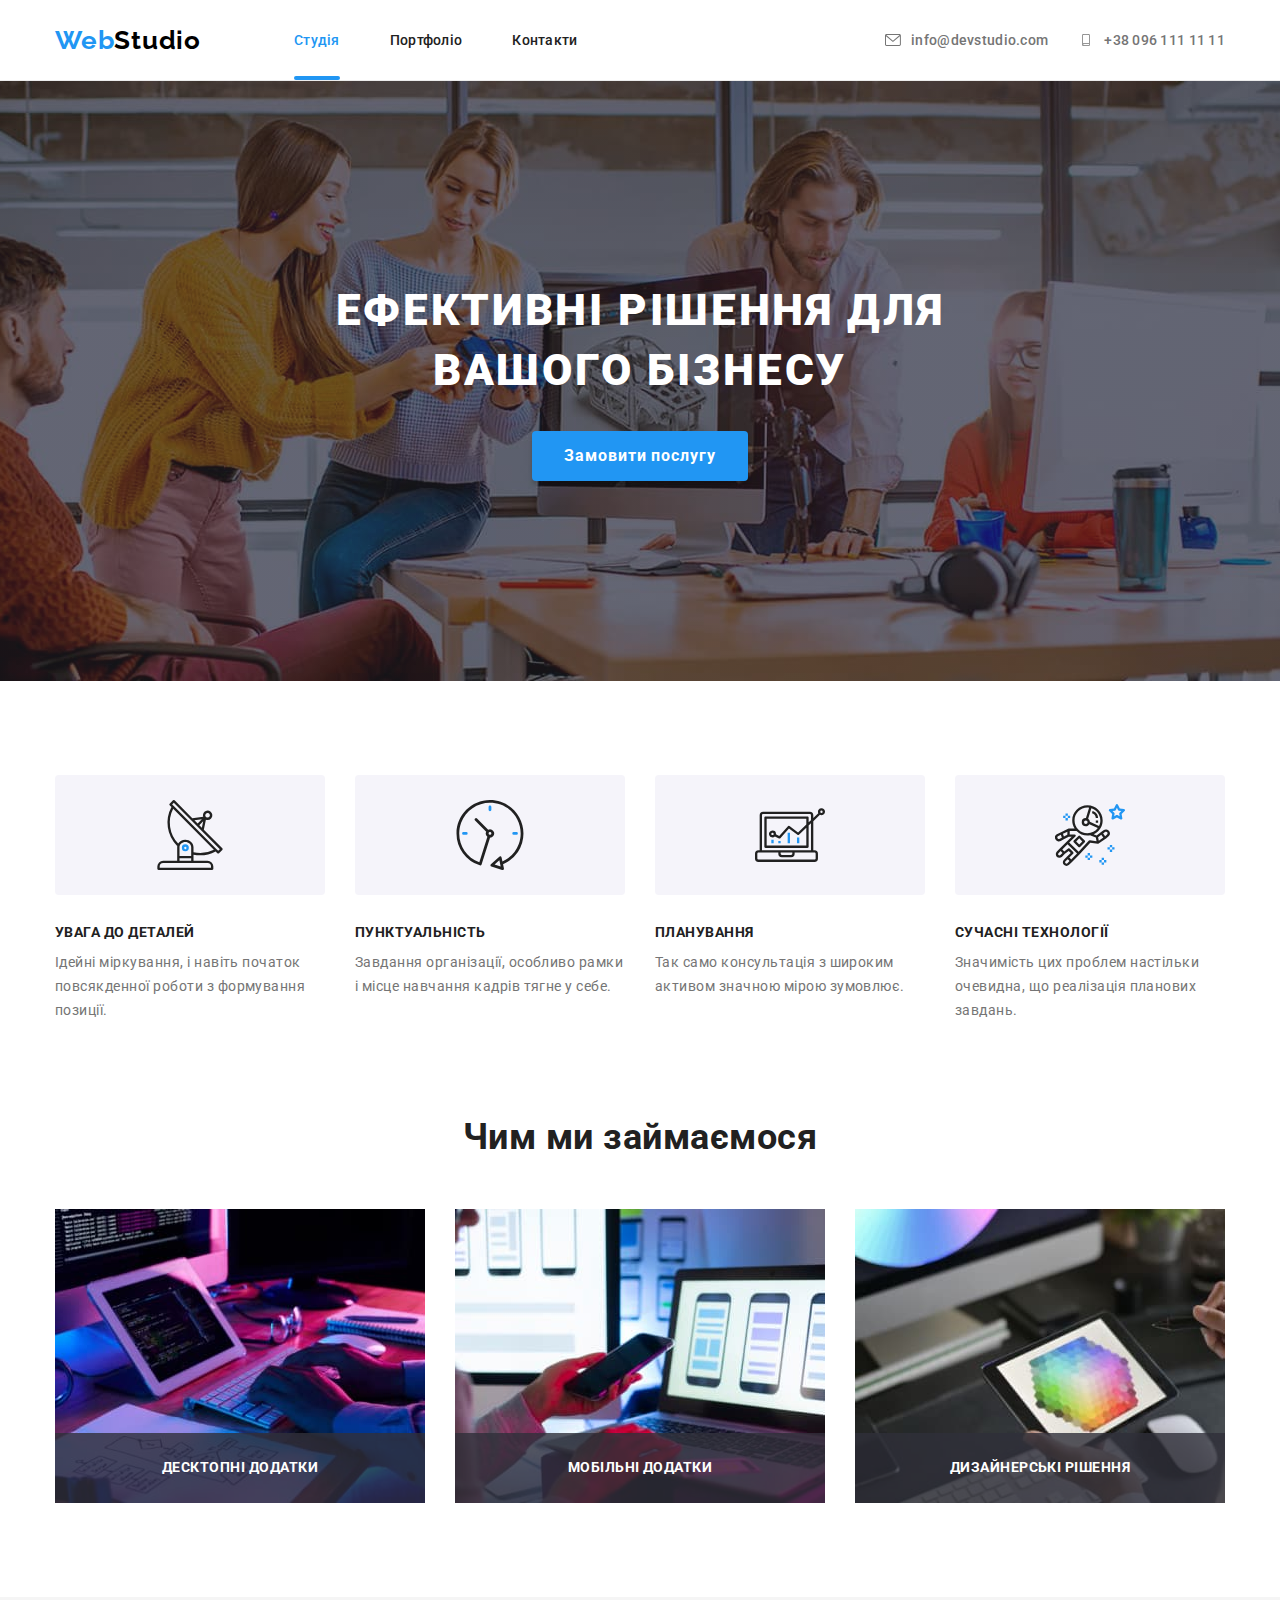
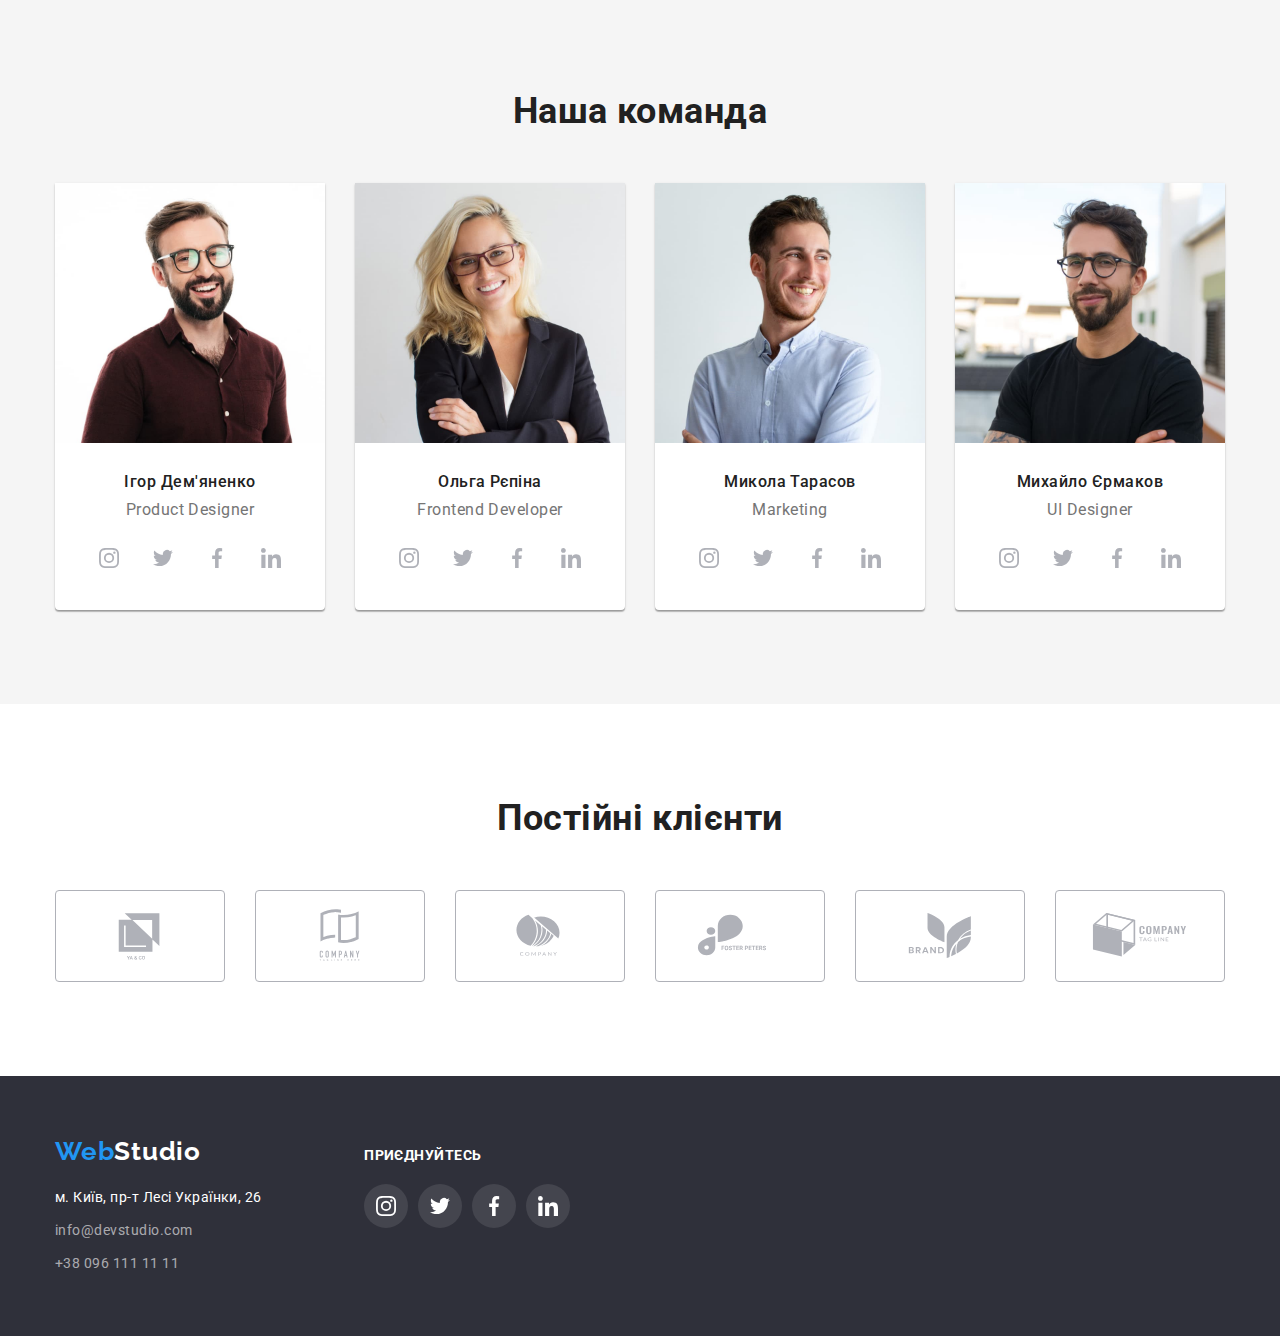
<file: index.html>
<!DOCTYPE html>
<html lang="uk-ua">
<head>
    <meta charset="UTF-8">
    <meta http-equiv="X-UA-Compatible" content="IE=edge">
    <meta name="viewport" content="width=device-width, initial-scale=1.0">
    <title>Студія</title>
    <!-- Підключаємо стилі -->
    <link rel="stylesheet" href="https://fonts.googleapis.com/css2?family=Raleway:wght@700&family=Roboto:wght@400;500;700;900&display=swap">
    <link rel="stylesheet" href="https://cdnjs.cloudflare.com/ajax/libs/modern-normalize/1.1.0/modern-normalize.min.css">
    <link rel="stylesheet" href="./css/styles.css">
</head>
<body>
   
<header class="headernav">
  <div class="container main-nav">
    <nav class="nav">
    <!-- Верхня лінія -->
    <!-- Лого -->
    <a href="./index.html" class="logo"><span>Web</span>Studio</a>
    <!-- Меню -->
    <ul class="nav">
      <li class="item"><a href="./index.html" class="site-nav--active">Студія</a></li>
      <li class="item"><a href="./portfolio.html" class="site-nav">Портфоліо</a></li>
      <li class="item"><a href="" class="site-nav">Контакти</a></li>
    </ul>
    </nav>
    <!-- Контакти -->
    <ul class="nav auth">
      <li class="item-contact">
        <a class="contact-nav" href="mailto:info@devstudio.com"><svg class="contact-icon" width="16" height="12">
            <use href="./images/icons.svg#envelope" ></use></svg>info@devstudio.com</a>
       </li>
        
      <li class="item-contact">
      <a class="contact-nav" href="tel:+380961111111"><svg class="contact-icon" width="16" height="12">
            <use href="./images/icons.svg#smartphone" ></use></svg>+38 096 111 11 11</a>
          </li>
    </ul>
  </div>
</header>

<main>

<!-- Шапка -->
  <section class="headerbar">
    <div class="container ">
      <h1 class="headerbar-titlle">Ефективні рішення для <br /> вашого бізнесу</h1>
      <button class="headerbar-btn" type="button" data-modal-open>Замовити послугу</button>
    </div>
  </section>

<!--Особливості--> 
  <section class="section">
    <h2 class="titlle-transparent">Особливості</h2>
    <div class="container">
      <ul class="feature">
        <!--Feature 1-->
        <li class="item icon-antena">
          <h3 class="feature-titlle">УВАГА ДО ДЕТАЛЕЙ</h3>
          <p class="feature-text">Ідейні міркування, і навіть початок повсякденної роботи з формування позиції.</p>
        </li>
        <!--Feature 2-->
        <li class="item icon-clock">
          <h3 class="feature-titlle">ПУНКТУАЛЬНІСТЬ</h3>
          <p class="feature-text">Завдання організації, особливо рамки і місце навчання кадрів тягне у себе.</p>
        </li>
        <!--Feature 3-->
        <li class="item icon-diagram">
          <h3 class="feature-titlle">ПЛАНУВАННЯ</h3>
          <p class="feature-text">Так само консультація з широким активом значною мірою зумовлює.</p>
        </li>
        <!--Feature 4-->
        <li class="item icon-astronaut">
          <h3 class="feature-titlle">СУЧАСНІ ТЕХНОЛОГІЇ</h3>
          <p class="feature-text">Значимість цих проблем настільки очевидна, що реалізація планових завдань.</p>
        </li>
      </ul>
    </div>
  </section> 

<!--Чим ми займаємося--> 
  <section class="section no-padding">
    <div class="container">
      <h2 class="h2-trend">Чим ми займаємося</h2>
      <ul class="trend">
        <!--box 1-->
        <li class="item-trend">
          <img src="./images/box-1.jpg" alt="Програмування" width="370" />
          <h3 class="groundwork">Десктопні додатки</h3>
        </li>
        <!--box 2-->
        <li class="item-trend">
          <img src="./images/box-2.jpg" alt="Розробка" width="370" />
          <h3 class="groundwork">Мобільні додатки</h3>
        </li>
        <!--box 3-->
        <li class="item-trend">
          <img src="./images/box-3.jpg" alt="Дизайн" width="370" />
          <h3 class="groundwork">Дизайнерські рішення</h3>
        </li>
      </ul>
    </div>
   </section>

<!-- Наша команда -->
<section class="section team">
  <div class="container">
    <h2 class="h2-team">Наша команда</h2>
    <!-- team -->
    <ul class="team">
      <!-- team card 1 -->
      <li class="item">
        <img src="./images/img-1.jpg" alt="Ігор Дем'яненко" width="270" />
        <div class="team-content">
          <h3 class="team-titlle">Ігор Дем'яненко</h3>
          <p lang="en" class="team-text">
            Product Designer
          </p>
          <ul class="social">
            <li>
              <a class="social-link" href="https://www.instagram.com/" target="_blank" rel="noopener noreferrer" aria-label="link to instagram">
              <svg class="social-icon" width="20" height="20"><use href="./images/icons.svg#instagram" ></use></svg>
              </a>
            </li>
            <li>
              <a class="social-link" href="https://twitter.com/" target="_blank" rel="noopener noreferrer" aria-label="link to twitter">
              <svg class="social-icon" width="20" height="20"><use href="./images/icons.svg#twitter" ></use></svg>
              </a>
            </li>
            <li>
              <a class="social-link" href="https://www.facebook.com/" target="_blank" rel="noopener noreferrer" aria-label="link to facebook">
              <svg class="social-icon" width="20" height="20"><use href="./images/icons.svg#facebook"></use></svg>
              </a>
            </li>
            <li>
              <a class="social-link" href="https://www.linkedin.com/" target="_blank" rel="noopener noreferrer" aria-label="link to linkedin">
              <svg class="social-icon" width="20" height="20"><use href="./images/icons.svg#linkedin"></use></svg>
              </a>
            </li>
          </ul>  
        </div>
      </li>
      <!-- team card 2 -->
      <li class="item">
        <img src="./images/img-2.jpg" alt="Ольга Рєпіна" width="270" />
        <div class="team-content">
          <h3 class="team-titlle">Ольга Рєпіна</h3>
          <p lang="en" class="team-text">
            Frontend Developer
          </p>
          <ul class="social">
            <li>
              <a class="social-link" href="https://www.instagram.com/" target="_blank" rel="noopener noreferrer" aria-label="link to instagram">
              <svg class="social-icon" width="20" height="20"><use href="./images/icons.svg#instagram" ></use></svg>
              </a>
            </li>
            <li>
              <a class="social-link" href="https://twitter.com/" target="_blank" rel="noopener noreferrer" aria-label="link to twitter">
              <svg class="social-icon" width="20" height="20"><use href="./images/icons.svg#twitter" ></use></svg>
              </a>
            </li>
            <li>
              <a class="social-link" href="https://www.facebook.com/" target="_blank" rel="noopener noreferrer" aria-label="link to facebook">
              <svg class="social-icon" width="20" height="20"><use href="./images/icons.svg#facebook"></use></svg>
              </a>
            </li>
            <li>
              <a class="social-link" href="https://www.linkedin.com/" target="_blank" rel="noopener noreferrer" aria-label="link to linkedin">
              <svg class="social-icon" width="20" height="20"><use href="./images/icons.svg#linkedin"></use></svg>
              </a>
            </li>
          </ul>     
        </div>
      </li>
      <!-- team card 3 -->
      <li class="item">
        <img src="./images/img-3.jpg" alt="Микола Тарасов" width="270" />
        <div class="team-content">
          <h3 class="team-titlle">Микола Тарасов</h3>
          <p lang="en" class="team-text">
            Marketing
          </p>
          <ul class="social">
            <li>
              <a class="social-link" href="https://www.instagram.com/" target="_blank" rel="noopener noreferrer" aria-label="link to instagram">
              <svg class="social-icon" width="20" height="20"><use href="./images/icons.svg#instagram" ></use></svg>
              </a>
            </li>
            <li>
              <a class="social-link" href="https://twitter.com/" target="_blank" rel="noopener noreferrer" aria-label="link to twitter">
              <svg class="social-icon" width="20" height="20"><use href="./images/icons.svg#twitter" ></use></svg>
              </a>
            </li>
            <li>
              <a class="social-link" href="https://www.facebook.com/" target="_blank" rel="noopener noreferrer" aria-label="link to facebook">
              <svg class="social-icon" width="20" height="20"><use href="./images/icons.svg#facebook"></use></svg>
              </a>
            </li>
            <li>
              <a class="social-link" href="https://www.linkedin.com/" target="_blank" rel="noopener noreferrer" aria-label="link to linkedin">
              <svg class="social-icon" width="20" height="20"><use href="./images/icons.svg#linkedin"></use></svg>
              </a>
            </li>
          </ul>
        </div>
      </li>  
      <!-- team card 4 -->
      <li class="item">
        <img src="./images/img-4.jpg" alt="Михайло Єрмаков" width="270" />
        <div class="team-content">
          <h3 class="team-titlle">Михайло Єрмаков</h3>
          <p lang="en" class="team-text">
            UI Designer
          </p>
        <ul class="social">
          <li>
            <a class="social-link" href="https://www.instagram.com/" target="_blank" rel="noopener noreferrer" aria-label="link to instagram">
              <svg class="social-icon" width="20" height="20"><use href="./images/icons.svg#instagram" ></use></svg>
            </a>
          </li>
          <li>
            <a class="social-link" href="https://twitter.com/" target="_blank" rel="noopener noreferrer" aria-label="link to twitter">
              <svg class="social-icon" width="20" height="20"><use href="./images/icons.svg#twitter" ></use></svg>
            </a>
          </li>
          <li>
            <a class="social-link" href="https://www.facebook.com/" target="_blank" rel="noopener noreferrer" aria-label="link to facebook">
              <svg class="social-icon" width="20" height="20"><use href="./images/icons.svg#facebook"></use></svg>
            </a>
          </li>
          <li>
            <a class="social-link" href="https://www.linkedin.com/" target="_blank" rel="noopener noreferrer" aria-label="link to linkedin">
              <svg class="social-icon" width="20" height="20"><use href="./images/icons.svg#linkedin"></use></svg>
            </a>
          </li>
        </ul> 
        </div>
      </li> 
    </ul>  
  </div>
</section>

<!-- Постійні клієнти -->

<section class="section">
  <div class="container">
    <h2 class="h2">Постійні клієнти</h2>
    <!-- Client -->
    <ul class="client">
      <!-- Client 1 -->
      <li class="test">
        <a class="client-link" href="" target="_blank" rel="noopener noreferrer">
          <svg class="client-icon" width="106" height="60">
            <use href="./images/icons.svg#logo1" ></use>
          </svg>
        </a>
      </li>
      <!-- Client 2 -->
      <li>
         <a class="client-link" href="" target="_blank" rel="noopener noreferrer">
          <svg class="client-icon" width="106" height="60">
            <use href="./images/icons.svg#logo2" ></use>
          </svg>
         </a>
      </li>
      <!-- Client 3 -->
      <li>
         <a class="client-link" href="" target="_blank" rel="noopener noreferrer">
          <svg class="client-icon" width="106" height="60">
            <use href="./images/icons.svg#logo3" ></use>
          </svg>
         </a>
      </li>
      <!-- Client 4 -->
      <li>
         <a class="client-link" href="" target="_blank" rel="noopener noreferrer">
          <svg class="client-icon" width="106" height="60">
            <use href="./images/icons.svg#logo4" ></use>
          </svg>
         </a>
      </li>
      <!-- Client 5 -->
      <li>
         <a class="client-link" href="" target="_blank" rel="noopener noreferrer">
          <svg class="client-icon" width="106" height="60">
            <use href="./images/icons.svg#logo5" ></use>
          </svg>
         </a>
      </li>
      <!-- Client 6 -->
      <li>
         <a class="client-link" href="" target="_blank" rel="noopener noreferrer">
          <svg class="client-icon" width="106" height="60">
            <use href="./images/icons.svg#logo6" ></use>
          </svg>
         </a>
      </li>
    </ul>
  </div>
</section>
</main>

<!--Підвал-->
<footer class="footer">
  <div class="container-footer">
    <div class="column">
    <!-- Лого -->
    <a href="./index.html" class="logo"><span>Web</span>Studio</a>
    <!-- Адреса -->
    <address class="footer-address">
      <a href="https://goo.gl/maps/QEQ5epvjVhX3P6UWA"
        target="_blank" rel="noopener noreferrer" class="footer-map">м. Київ, пр-т Лесі Українки, 26</a>
      <a href="mailto:info@devstudio.com" class="footer-contact">info@devstudio.com</a>
      <a href="tel:+380961111111" class="footer-contact">+38 096 111 11 11</a>
    </address>
    </div>
    <div class="column">
      <h2 class="h2-footer">приєднуйтесь</h2>
      <ul class="social-footer">
          <li>
            <a class="footer-link" href="https://www.instagram.com/" target="_blank" rel="noopener noreferrer" aria-label="link to instagram">
              <svg class="footer-icon" width="20" height="20"><use href="./images/icons.svg#instagram" ></use></svg>
            </a>
          </li>
          <li>
            <a class="footer-link" href="https://twitter.com/" target="_blank" rel="noopener noreferrer" aria-label="link to twitter">
              <svg class="footer-icon" width="20" height="20"><use href="./images/icons.svg#twitter" ></use></svg>
            </a>
          </li>
          <li>
            <a class="footer-link" href="https://www.facebook.com/" target="_blank" rel="noopener noreferrer" aria-label="link to facebook">
              <svg class="footer-icon" width="20" height="20"><use href="./images/icons.svg#facebook"></use></svg>
            </a>
          </li>
          <li>
            <a class="footer-link" href="https://www.linkedin.com/" target="_blank" rel="noopener noreferrer" aria-label="link to linkedin">
              <svg class="footer-icon" width="20" height="20"><use href="./images/icons.svg#linkedin"></use></svg>
            </a>
          </li>
        </ul>  
    </div>
  </div>
</footer>

<!--Модальне вікно-->
<div class="backdrop is-hidden" data-modal>
      <div class="modal">
        <div class="modal-close">
        <button class="modal-btn" data-modal-close>
          <svg class="close-icon" width="18" height="18"><use href="./images/icons.svg#close-black"></use></svg>
        </button>
        </div>
        <p>
        </p>
      </div>

<script src="./js/modal.js"></script>

</body>
</html>
</file>
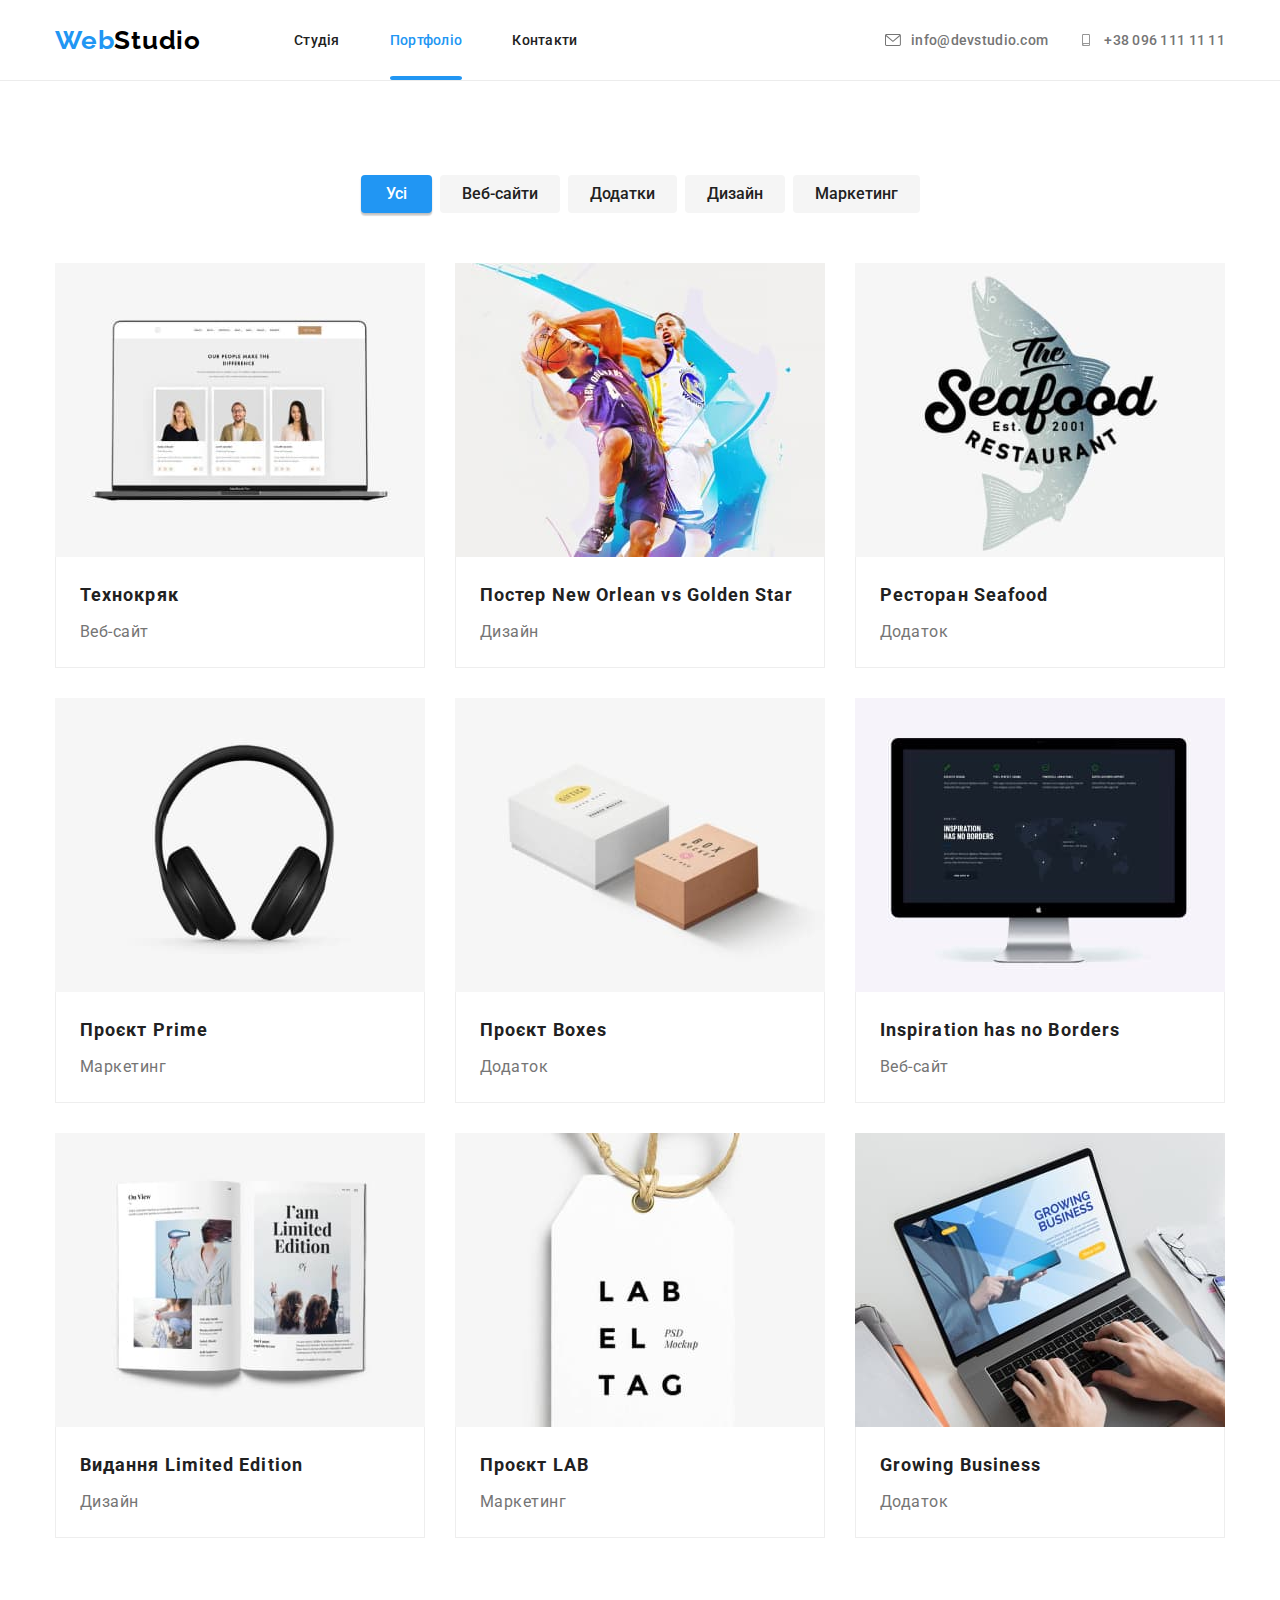
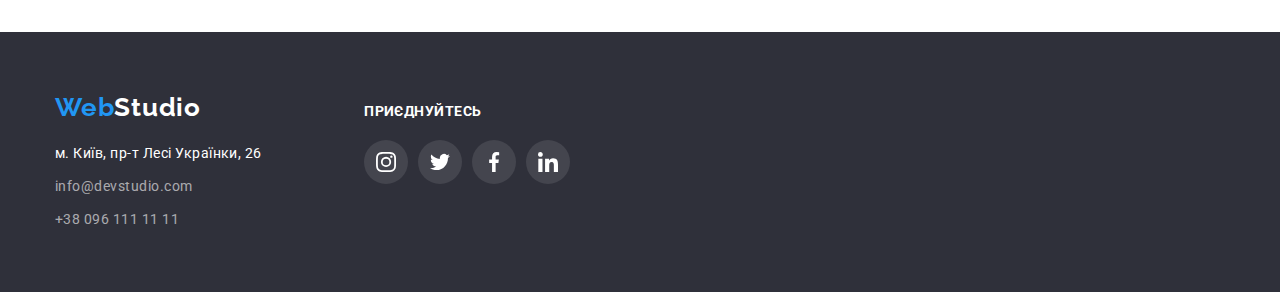
<file: portfolio.html>
<!DOCTYPE html>
<html lang="uk-ua">

<head>
    <meta charset="UTF-8">
    <meta http-equiv="X-UA-Compatible" content="IE=edge">
    <meta name="viewport" content="width=device-width, initial-scale=1.0">
    <title>Портфоліо</title>
    <!-- Підключаємо стилі -->
    <link rel="stylesheet"
      href="https://fonts.googleapis.com/css2?family=Raleway:wght@700&family=Roboto:wght@400;500;700;900&display=swap">
    <link rel="stylesheet" href="https://cdnjs.cloudflare.com/ajax/libs/modern-normalize/1.1.0/modern-normalize.min.css">
    <link rel="stylesheet" href="./css/styles.css">
</head>

<body>

<header class="headernav">
  <div class="container main-nav">
    <nav class="nav">
      <!-- Верхня лінія -->
      <!-- Лого -->
      <a href="./index.html" class="logo"><span>Web</span>Studio</a>
      <!-- Меню -->
      <ul class="nav">
        <li class="item"><a href="./index.html" class="site-nav">Студія</a></li>
        <li class="item"><a href="./portfolio.html" class="site-nav--active">Портфоліо</a></li>
        <li class="item"><a href="" class="site-nav">Контакти</a></li>
      </ul>
    </nav>
    <!-- Контакти -->
    <ul class="nav auth">
      <li class="item-contact">
        <a class="contact-nav" href="mailto:info@devstudio.com"><svg class="contact-icon" width="16" height="12">
            <use href="./images/icons.svg#envelope" ></use></svg>info@devstudio.com</a>
       </li>
        
      <li class="item-contact">
      <a class="contact-nav" href="tel:+380961111111"><svg class="contact-icon" width="16" height="12">
            <use href="./images/icons.svg#smartphone" ></use></svg>+38 096 111 11 11</a>
          </li>
    </ul>
  </div>
</header>


<!-- Портфоліо -->
<main class="main">
    <section class="section">
    <div class="container">
      <h1 class="titlle-transparent">Портфоліо</h1>
      <!-- filters -->
      <ul class="project-button">
        <!-- filter 1 -->
        <li class="item">
          <button type="button" class="btn active">Усі</button>
        </li>
        <!-- filter 2 -->
        <li class="item">
          <button type="button" class="btn">Веб-сайти</button>
        </li>
        <!-- filter 3 -->
        <li class="item">
          <button type="button" class="btn">Додатки</button>
        </li>
        <!-- filter 4 -->
        <li class="item">
          <button type="button" class="btn">Дизайн</button>
        </li>
        <!-- filter 5 -->
        <li class="item">
          <button type="button" class="btn">Маркетинг</button>
        </li>
      </ul>
      
      <ul class="project">
        <!-- project 1 -->
        <li class="item">
          <div class="project-thumb">
             <img src="./images/portfolio/project-1.jpg" alt="Веб-сайт Технокряк" width="370" />
        <div class="project-overlay">
          <div class="project-actions">
            <p>Ресурс пропонує комплексні пропозиції з різним рівнем функціоналу та сервісів. Все це дозволить відвідувачу отримати вичерпні відомості про компанію чи приватну особу.</p>
          </div>
        </div>
      </div>
          <div class="project-content">
            <h2 class="project-titlle">Технокряк</h2>
            <p class="project-text">Веб-сайт</p>
         </div>
        </li>
        <!-- project 2 -->
        <li class="item">
           <div class="project-thumb">
             <img src="./images/portfolio/project-2.jpg" alt="Постер New Orlean vs Golden Star" width="370" />
        <div class="project-overlay">
          <div class="project-actions">
            <p></p>
          </div>
        </div>
      </div>
          <div class="project-content">
            <h2 class="project-titlle">Постер New Orlean vs Golden Star</h2>
            <p class="project-text">Дизайн</p>
          </div>
        </li>
        <!-- project 3 -->
        <li class="item">
          <div class="project-thumb">
             <img src="./images/portfolio/project-3.jpg" alt="Додаток для ресторану Seafood" width="370" />
        <div class="project-overlay">
          <div class="project-actions">
            <p></p>
          </div>
        </div>
      </div>
          <div class="project-content">
            <h2 class="project-titlle">Ресторан Seafood</h2>
            <p class="project-text">Додаток</p>
          </div>
        </li>
        <!-- project 4 -->
        <li class="item">
           <div class="project-thumb">
             <img src="./images/portfolio/project-4.jpg" alt="Проєкт Prime" width="370" />
        <div class="project-overlay">
          <div class="project-actions">
            <p></p>
          </div>
        </div>
      </div>
          <div class="project-content">
            <h2 class="project-titlle">Проєкт Prime</h2>
            <p class="project-text">Маркетинг</p>
          </div>
        </li>
        <!-- project 5 -->
        <li class="item">
           <div class="project-thumb">
            <img src="./images/portfolio/project-5.jpg" alt="Проєкт Boxes" width="370" />
        <div class="project-overlay">
          <div class="project-actions">
            <p></p>
          </div>
        </div>
      </div>
          <div class="project-content">
            <h2 class="project-titlle">Проєкт Boxes</h2>
            <p class="project-text">Додаток</p>
          </div>
        </li>
        <!-- project 6 -->
        <li class="item">
          <div class="project-thumb">
            <img src="./images/portfolio/project-6.jpg" alt="Веб-сайт Inspiration has no Borders" width="370" />
        <div class="project-overlay">
          <div class="project-actions">
            <p></p>
          </div>
        </div>
      </div>
          <div class="project-content">
            <h2 class="project-titlle">Inspiration has no Borders</h2>
            <p class="project-text">Веб-сайт</p>
          </div>
        </li>
        <!-- project 7 -->
        <li class="item">
          <div class="project-thumb">
            <img src="./images/portfolio/project-7.jpg" alt="Видання Limited Edition" width="370" />
        <div class="project-overlay">
          <div class="project-actions">
            <p></p>
          </div>
        </div>
      </div>
          <div class="project-content">
            <h2 class="project-titlle">Видання Limited Edition</h2>
            <p class="project-text">Дизайн</p>
          </div>
        </li>
        <!-- project 8 -->
        <li class="item">
          <div class="project-thumb">
            <img src="./images/portfolio/project-8.jpg" alt="Проєкт LAB" width="370" />
        <div class="project-overlay">
          <div class="project-actions">
            <p></p>
          </div>
        </div>
      </div>
          <div class="project-content">
            <h2 class="project-titlle">Проєкт LAB</h2>
            <p class="project-text">Маркетинг</p>
          </div>
        </li>
        <!-- project 9 -->
        <li class="item">
         <div class="project-thumb">
             <img src="./images/portfolio/project-9.jpg" alt="Додаток Growing Business" width="370" />
        <div class="project-overlay">
          <div class="project-actions">
            <p></p>
          </div>
        </div>
      </div>
          <div class="project-content">
            <h2 class="project-titlle">Growing Business</h2>
            <p class="project-text">Додаток</p>
          </div>
        </li>
      </ul>
    </div>
    </section> 

</main>

<!--Підвал-->
<footer class="footer">
  <div class="container-footer">
    <div class="column">
    <!-- Лого -->
    <a href="./index.html" class="logo"><span>Web</span>Studio</a>
    <!-- Адреса -->
    <address class="footer-address">
      <a href="https://goo.gl/maps/QEQ5epvjVhX3P6UWA"
        target="_blank" rel="noopener noreferrer" class="footer-map">м. Київ, пр-т Лесі Українки, 26</a>
      <a href="mailto:info@devstudio.com" class="footer-contact">info@devstudio.com</a>
      <a href="tel:+380961111111" class="footer-contact">+38 096 111 11 11</a>
    </address>
    </div>
    <div class="column">
      <h2 class="h2-footer">приєднуйтесь</h2>
      <ul class="social-footer">
          <li>
            <a class="footer-link" href="https://www.instagram.com/" target="_blank" rel="noopener noreferrer" aria-label="link to instagram">
              <svg class="footer-icon" width="20" height="20"><use href="./images/icons.svg#instagram" ></use></svg>
            </a>
          </li>
          <li>
            <a class="footer-link" href="https://twitter.com/" target="_blank" rel="noopener noreferrer" aria-label="link to twitter">
              <svg class="footer-icon" width="20" height="20"><use href="./images/icons.svg#twitter" ></use></svg>
            </a>
          </li>
          <li>
            <a class="footer-link" href="https://www.facebook.com/" target="_blank" rel="noopener noreferrer" aria-label="link to facebook">
              <svg class="footer-icon" width="20" height="20"><use href="./images/icons.svg#facebook"></use></svg>
            </a>
          </li>
          <li>
            <a class="footer-link" href="https://www.linkedin.com/" target="_blank" rel="noopener noreferrer" aria-label="link to linkedin">
              <svg class="footer-icon" width="20" height="20"><use href="./images/icons.svg#linkedin"></use></svg>
            </a>
          </li>
        </ul>  
    </div>
  </div>
</footer>

</body>
</html>
</file>
<file: css/styles.css>
:root {
    --primery-text-color: #212121;
    --fundamental-text-color: #757575;
    --secondary-text-color: #000000;
    --sub-text-color: #FFFFFF;
    --accent-color: #2196F3;
    --primery-white-color: #F5F5F5;
    --secondary-white-color: #FFFFFF;
    --accent-white-color: #2F303A;
}
body {
    font-family: 'Roboto', sans-serif;
    letter-spacing: 0.03em;
    color: var(--primery-text-color);
    background-color: var(--secondary-white-color);
}
h1,
h2,
h3,
h4,
h5,
h6,
p {
		margin-top: 0;
		margin-bottom: 0;
}
ul {
		padding: 0;
		margin: 0;
		list-style: none;
}
a {
  text-decoration: none;
  color: inherit;
}
img {
  display: block;
  max-width: 100%;
  height: auto;
}
.container {
    margin-left: auto;
    margin-right: auto;
    width: 1200px;
		padding-left: 15px;
		padding-right: 15px;
    /* outline: 2px solid tomato; */
}
.section {
	  padding-top: 94px;
	  padding-bottom: 94px;
}
.section.no-padding {
	  padding-top: 0;
}
h2 {
		margin-bottom: 50px;
    font-size: 36px;
    line-height: 1.16;
    text-align: center;
}
.titlle-transparent {
    position: absolute;
    white-space: nowrap;
    width: 1px;
    height: 1px;
    overflow: hidden;
    border: 0;
    padding: 0;
    clip: rect(0 0 0 0);
    clip-path: inset(50%);
    margin: -1px;
}

/* Button */
[type=button] {
	margin: 0;
	padding: 0;
}
.btn {
		padding: 6px 22px;
    font-family: inherit;
    font-size: inherit;
    line-height: 1.62;
    font-weight: 500;
    color: inherit;
    background-color: var(--primery-white-color);
    border: none;
    border-radius: 4px;
    cursor: pointer;

    transition: color 250ms cubic-bezier(0.4, 0, 0.2, 1),
                background-color 250ms cubic-bezier(0.4, 0, 0.2, 1),
                box-shadow 250ms cubic-bezier(0.4, 0, 0.2, 1);
}
.btn:hover,
.btn:focus,
.btn:active {
    color: var(--secondary-white-color);
    background-color: var(--accent-color);
    box-shadow: 0px 3px 1px rgba(0, 0, 0, 0.1), 0px 1px 2px rgba(0, 0, 0, 0.08), 0px 2px 2px rgba(0, 0, 0, 0.12);
}
.btn.active {
	  padding: 6px 25px;
    color: var(--secondary-white-color);
    border: none;
    border-radius: 4px;
    background-color: var(--accent-color);
    box-shadow: 0px 3px 1px rgba(0, 0, 0, 0.1), 0px 1px 2px rgba(0, 0, 0, 0.08), 0px 2px 2px rgba(0, 0, 0, 0.12);
}

  /* Header */
.headernav {
    border-bottom: 1px solid #ECECEC;
  }
.main-nav {
		display: flex;
	}
.logo {
		margin-right: 93px;
    font-family: 'Raleway', sans-serif;
    font-weight: 700;
    font-size: 26px;
    line-height: 1.17;
		letter-spacing: 0.03em;
    text-decoration: none;
    color: var(--secondary-text-color);
}
.logo span {
    color: var(--accent-color);
}
.nav {
	  display: flex;
		align-items: center;
    font-weight: 500;
    font-size: 14px;
    line-height: 1.17;
    letter-spacing: 0.02em;
    list-style: none;
}
.nav.auth {
	  margin-left: auto;
}
.nav .item + .item {
	  margin-left: 50px;
}
.site-nav {
	  display: block;
		padding-top: 32px;
		padding-bottom: 32px;
    text-decoration: none;
    color: inherit;

    position: relative;

    transition: color 250ms cubic-bezier(0.4, 0, 0.2, 1);
}
.site-nav:hover,
.site-nav:focus,
.site-nav:active {
  color: var(--accent-color);
}
.site-nav::after {
  position: absolute;
  left: 0;
  bottom: 0;
  content: '';
  display: block;
  height: 4px;
  width: 100%;
  background-size: 100% 4px;
  background-repeat: no-repeat;
  background-image: url(../images/icon/hover.svg);


  opacity: 0;
  transform: scaleX(0);
  transition: transform 250ms cubic-bezier(0.4, 0, 0.2, 1),
    opacity 250ms cubic-bezier(0.4, 0, 0.2, 1);
}

.site-nav:hover::after,
.site-nav:focus::after {
  opacity: 1;
  transform: scaleX(1);
}

.site-nav--active {
    display: block;
    padding-top: 32px;
    padding-bottom: 32px;
    text-decoration: none;
    color: inherit;
    position: relative;
    color: var(--accent-color);
}
.site-nav--active::after {
  position: absolute;
  left: 0;
  bottom: 0;
  content: '';
  display: block;
  height: 4px;
  width: 100%;
  background-size: 100% 4px;
  background-repeat: no-repeat;
  background-image: url(../images/icon/hover.svg);
  opacity: 1;
}


.contact-nav {
    display: flex;
    justify-content: center;
    align-items: center;
    color: #757575;
    text-decoration: none;

    transition: color 250ms cubic-bezier(0.4, 0, 0.2, 1);
}
.contact-nav:hover,
.contact-nav:focus,
.contact-nav:active {
    color: var(--accent-color);
}
.contact-icon {
  margin-right: 10px;
  fill: currentColor;
}
.contact-icon:hover,
.contact-icon:focus,
.contact-icon:active {
  fill: currentColor;
}
.nav .item-contact+.item-contact {
  margin-left: 30px;
}

/* Main */
.headerbar {
    max-width: 1600px;
    height: 600px;
    margin-left: auto;
    margin-right: auto;
	  padding-top: 200px;
	  padding-bottom: 200px;
    text-align: center;
    background-color: var(--accent-white-color);
    background-image: linear-gradient(
      to right,
     rgba(47, 48, 58, 0.4),
     rgba(47, 48, 58, 0.4)
    ), 
    url(../images/headerimg.jpeg);
    background-repeat: no-repeat;
    background-position: center;
    background-size: cover;
}
.headerbar-titlle {
	  margin-bottom: 30px;
    font-weight: 900;
    font-size: 44px;
    line-height: 1.36;
    letter-spacing: 0.06em;
    text-transform: uppercase;
    color: var(--sub-text-color);
}
.headerbar-btn {
	  padding: 10px 32px;
    font-family: 'Roboto';
    font-weight: 700;
    font-size: inherit;
    line-height: 1.87;
    letter-spacing: 0.06em;
    color: var(--sub-text-color);
    background-color: var(--accent-color);
    box-shadow: 0px 4px 4px rgba(0, 0, 0, 0.15);
    border: none;
    border-radius: 4px;
    cursor: pointer;

    transition: background-color 250ms cubic-bezier(0.4, 0, 0.2, 1);
}
.headerbar-btn:hover,
.headerbar-btn:focus,
.headerbar-btn:active {
    background-color: #188CE8;
}

/* Feature */

.feature {
	  display: flex;
}
.feature .item {
		width: 270px;
}
.feature .item::before {
  margin-bottom: 30px;
  display: block;
  content: '';
  height: 120px;
  background-color: #F5F4FA;
  background-size: 70px 70px;
  background-repeat: no-repeat;
  background-position: center;
  border-radius: 4px;
}
.item.icon-antena::before {
  background-image: url(../images/icon/antenna.svg);
}
.item.icon-astronaut::before{
    background-image: url(../images/icon/astronaut.svg);
}
.item.icon-clock::before {
  background-image: url(../images/icon/clock.svg);
}
.item.icon-diagram::before {
  background-image: url(../images/icon/diagram.svg);
}
.feature .item + .item{
	margin-left: 30px;
}
.feature-titlle {
	  margin-bottom: 10px;
    font-size: 14px;
    line-height: 1.14;
    text-transform: uppercase;
}
.feature-text {
    font-size: 14px;
    line-height: 1.71;
    color: var(--fundamental-text-color);
}

/* Чим ми займаємося */

.trend {
	display: flex;
}
.trend .item-trend+.item-trend {
	margin-left: 30px;
}
.item-trend {
 position: relative;
}
.groundwork {
  position: absolute;
  bottom: 0;
  left: 0;
  background-color: rgba(47, 48, 58, 0.8);
  width: 100%;
  height: 70px;
  font-size: 14px;
  line-height: 1.14;
  text-align: center;
  color: #FFFFFF;
  text-transform: uppercase;
  padding-top: 27px;
  padding-bottom: 27px;
}

/* Team */
.section.team {
	background: var(--primery-white-color);
}
.team {
	  display: flex;
    text-align: center;
}
.team .item {
	  background: #FFFFFF;
		box-shadow: 0px 1px 3px rgba(0, 0, 0, 0.12), 0px 1px 1px rgba(0, 0, 0, 0.14), 0px 2px 1px rgba(0, 0, 0, 0.2);
		border-radius: 0px 0px 4px 4px;
}
.team .item+.item {
	margin-left: 30px;
}
.team-content {
	padding-top: 30px;
	padding-bottom: 30px;
	line-height: 1.17;
}
.team-titlle {
		font-size: 16px;
		margin-bottom: 10px;
    font-weight: 500;
}
.team-text {
	  font-size: 16px;
    color: var(--fundamental-text-color);
}
.social {
    margin-top: 16px;
    display: flex;
    justify-content:center;
}
.social > li + li {
    margin-left: 10px;  
}
.social-link {
    display: flex;
    justify-content: center;
    align-items: center;
    width: 44px;
    height: 44px;
    color: #AFB1B8;
    border-radius: 50%;

    transition: color 250ms cubic-bezier(0.4, 0, 0.2, 1),
                background-color 250ms cubic-bezier(0.4, 0, 0.2, 1);
}
.social-link:hover,
.social-link:focus {
    color: #fff;
    background-color: var(--accent-color);

}
.social-icon {
      fill: currentColor;
}

/* Client */
.client {
  display: flex;
}
.client > li+li {
  margin-left: 30px;
}
.client-link {
  display: flex;
  justify-content: center;
  align-items: center;
  width: 170px;
  height: 92px;
  color: #afb1b8;
  border: 1px solid #AFB1B8;
  border-radius: 4px;

  transition: color 250ms cubic-bezier(0.4, 0, 0.2, 1),
              border 250ms cubic-bezier(0.4, 0, 0.2, 1);
}

.client-link:hover,
.client-link:focus {
  color: #2196f3;
  border: 1px solid #2196f3;
}

.client-icon {
  fill: currentColor;
}

/* Project */
.project {
	display: flex;
	flex-wrap: wrap;
  gap: 30px;
}
.project-button {
	display: flex;
	justify-content: center;
	margin-bottom: 50px;
}
.project-button .item + .item {
  margin-left: 8px;
}
.project .item {
  width: calc((100% - 60px) / 3);
	  /* margin-right: 30px;
	  margin-bottom: 30px; */

  transition: box-shadow 250ms cubic-bezier(0.4, 0, 0.2, 1);
}
.project .item:hover{
  box-shadow: 0px 1px 1px rgba(0, 0, 0, 0.12), 0px 4px 4px rgba(0, 0, 0, 0.06), 1px 4px 6px rgba(0, 0, 0, 0.16);
}
/* .project .item:nth-child(3n) {
	  margin-right: 0;
}
.project .item:nth-last-child(-n+3) {
	margin-bottom: 0;
} */

.project-thumb:hover::before {
  opacity: 1;
}
.project-thumb {
  position: relative;
  overflow: hidden;
}
.project-overlay {
  position: absolute;
  top: 0;
  left: 0;
  width: 100%;
  height: 100%;
  background-color: rgba(33, 150, 243, 0.9);

  transform: translateY(100%);
  opacity: 0;
  transition: transform 250ms cubic-bezier(0.4, 0, 0.2, 1),
    opacity 250ms cubic-bezier(0.4, 0, 0.2, 1);
}

.item:hover .project-overlay {
  transform: translateY(0);
  opacity: 1;
}
.project-actions {
  position: absolute;
  display: flex;

  padding: 63px 24px;
  font-size: 18px;
  line-height: 1.56;
  color: #FFFFFF;

  opacity: 0;
  transition: opacity 250ms cubic-bezier(0.4, 0, 0.2, 1);
}

.item:hover .project-actions {
  opacity: 1;
}

.project-content {
	padding: 20px 24px;
	border: 1px solid #EEEEEE;
  border-top: none;
}
.project-titlle {
	  margin-bottom: 4px;
    font-size: 18px;
    line-height: 2;
    letter-spacing: 0.06em;
		text-align: inherit;
}
.project-text {
    font-size: 16px;
    line-height: 1.87;
    font-weight: 400;
    color: var(--fundamental-text-color);
}

/* Footer */
.footer {
	  padding: 60px 0;
    background-color: var(--accent-white-color);
}
.container-footer {
    display: flex;
    align-items: baseline;
    flex-direction: row;
    margin-left: auto;
    margin-right: auto;
    width: 1200px;
    padding-left: 15px;
    padding-right: 15px;
}
.column:first-child {
  margin-right: 70px;
}
.footer .logo {
    color: var(--sub-text-color);
}
.footer-address {
		margin-top: 20px;
    font-weight: 400;
    font-size: 14px;
    line-height: 1.71;
    font-style: normal;
}
.footer-contact {
	  display: block;
	  margin-top: 9px;
    text-decoration: none;
    color: rgba(255, 255, 255, 0.6);
}
.footer-map {
		display: block;
    text-decoration: none;
    color: var(--sub-text-color);

    transition: color 250ms cubic-bezier(0.4, 0, 0.2, 1);
}
.footer-contact:hover, .footer-map:hover,
.footer-contact:focus, .footer-map:focus {
    color: var(--accent-color);
}
.h2-footer {
    margin-bottom: 20px;
    font-size: 14px;
    line-height: 1.14;
    text-transform: uppercase;
    text-align: left;
    color: #fff;
}
.social-footer {
    display: flex;
    justify-content: center;
}
.social-footer>li+li {
    margin-left: 10px;
}
.footer-link {
  display: flex;
  justify-content: center;
  align-items: center;
  width: 44px;
  height: 44px;
  color: #fff;
  background-color: rgba(255, 255, 255, 0.1);
  border-radius: 50%;

  transition: color 250ms cubic-bezier(0.4, 0, 0.2, 1),
              background-color 250ms cubic-bezier(0.4, 0, 0.2, 1);
}

.footer-link:hover,
.footer-link:focus {
  color: #fff;
  background-color: var(--accent-color);
}

.footer-icon {
  fill: currentColor;
}
/* Modal */
.backdrop {
  position: fixed;
  top: 0;
  left: 0;
  width: 100%;
  height: 100%;
  background-color: rgba(0, 0, 0, 0.2);

  opacity: 1;
  
  transition: opacity 250ms cubic-bezier(0.4, 0, 0.2, 1);

}
.backdrop.is-hidden {
  opacity: 0;
  pointer-events: none;
}
.backdrop.is-hidden .modal {
  transform: translate(-50%, -50%) scale(1.1);
} 
.modal {
  position: absolute;
  top: 50%;
  left: 50%;
  transform: translate(-50%, -50%);
  width: 528px;
  height: 581px;
  padding: 8px;
  background-color: #FFFFFF;
  box-shadow: 0px 1px 3px rgba(0, 0, 0, 0.12), 0px 1px 1px rgba(0, 0, 0, 0.14), 0px 2px 1px rgba(0, 0, 0, 0.2);
  border-radius: 4px;

  transform: translate(-50%, -50%) scale(1);
  
  transition: transform 250ms cubic-bezier(0.4, 0, 0.2, 1);
}
.modal-close {
  display: flex;
  flex-direction: row-reverse;
}

.modal-btn {
  display: flex;
  justify-content: center;
  align-items: center;
  width: 30px;
  height: 30px;
  color: #000;
  background-color: #fff;
  border: 1px solid rgba(0, 0, 0, 0.1);
  border-radius: 50%;
}
.close-icon {
  fill: currentColor;
}

/*  скрываем заголовок
.visually-hidden {
  position: absolute;
  white-space: nowrap;
  width: 1px;
  height: 1px;
  overflow: hidden;
  border: 0;
  padding: 0;
  clip: rect(0 0 0 0);
  clip-path: inset(50%);
  margin: -1px;
} */
</file>
